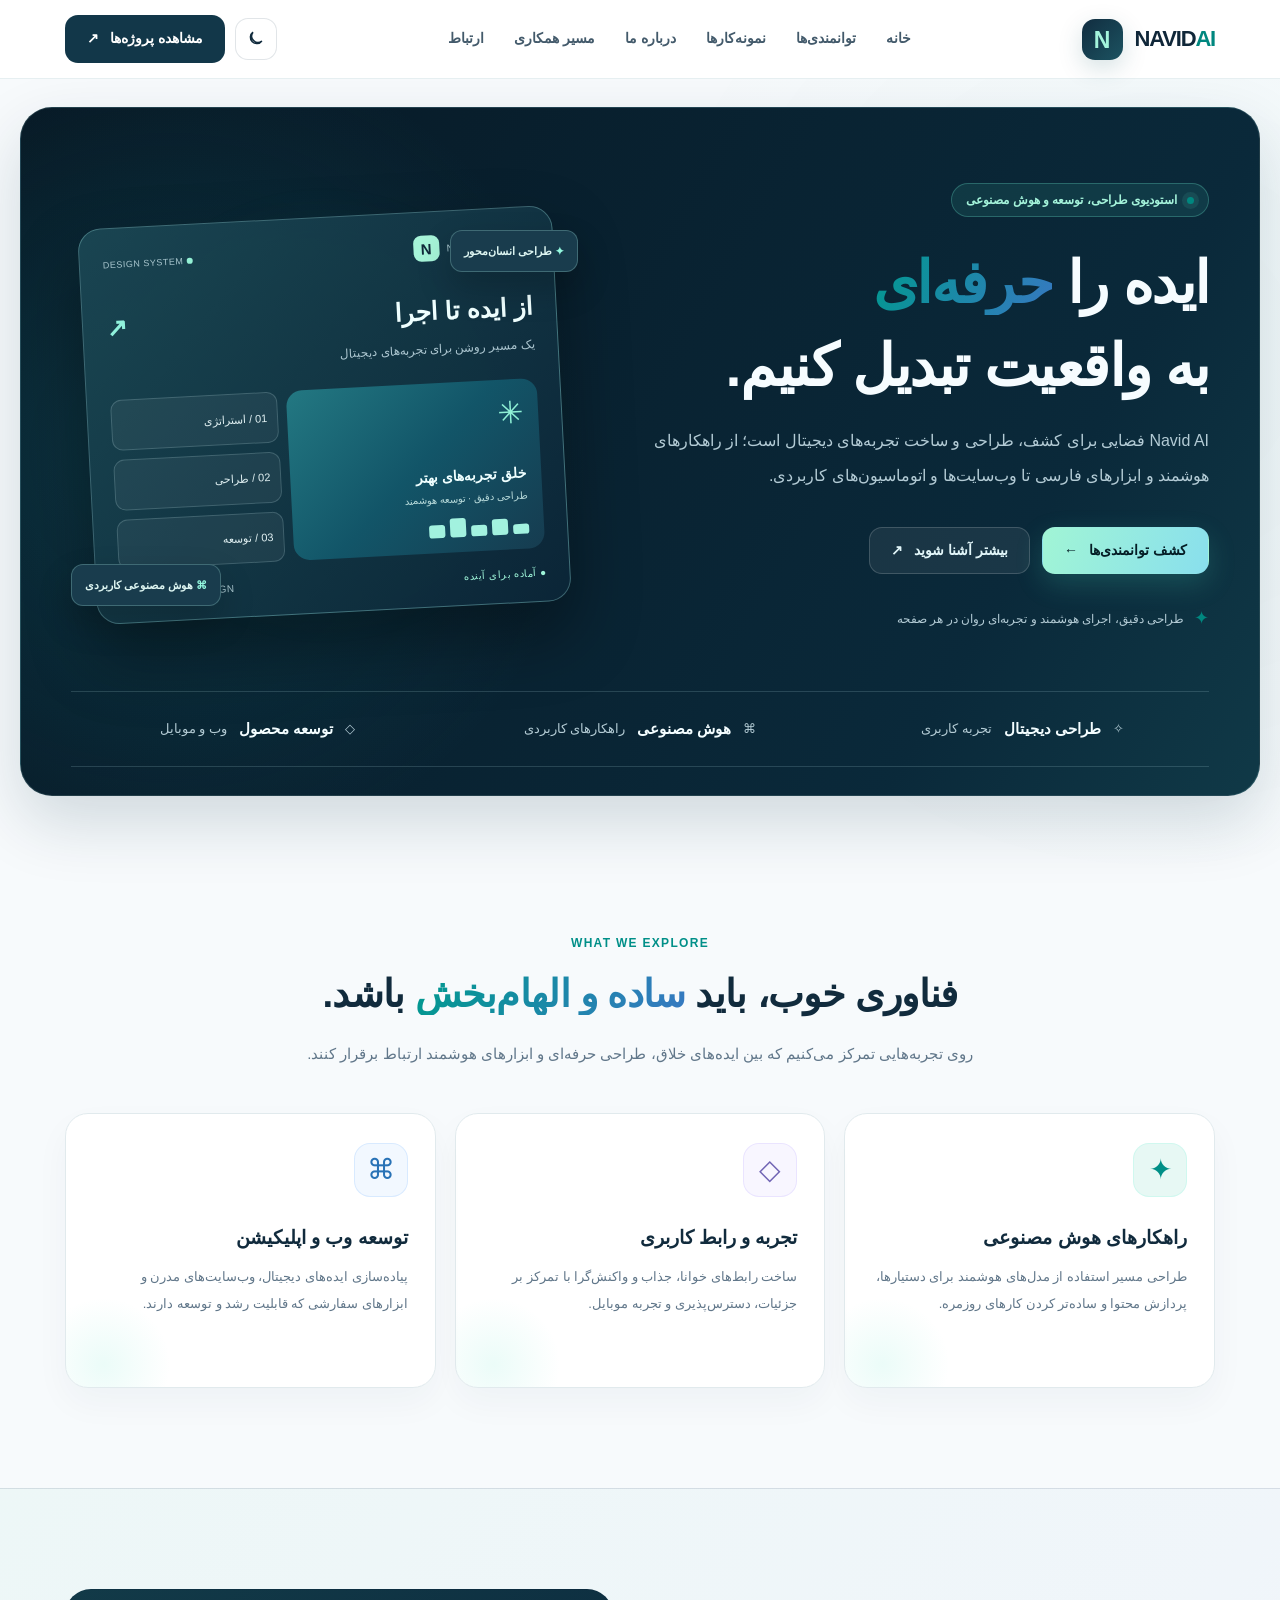
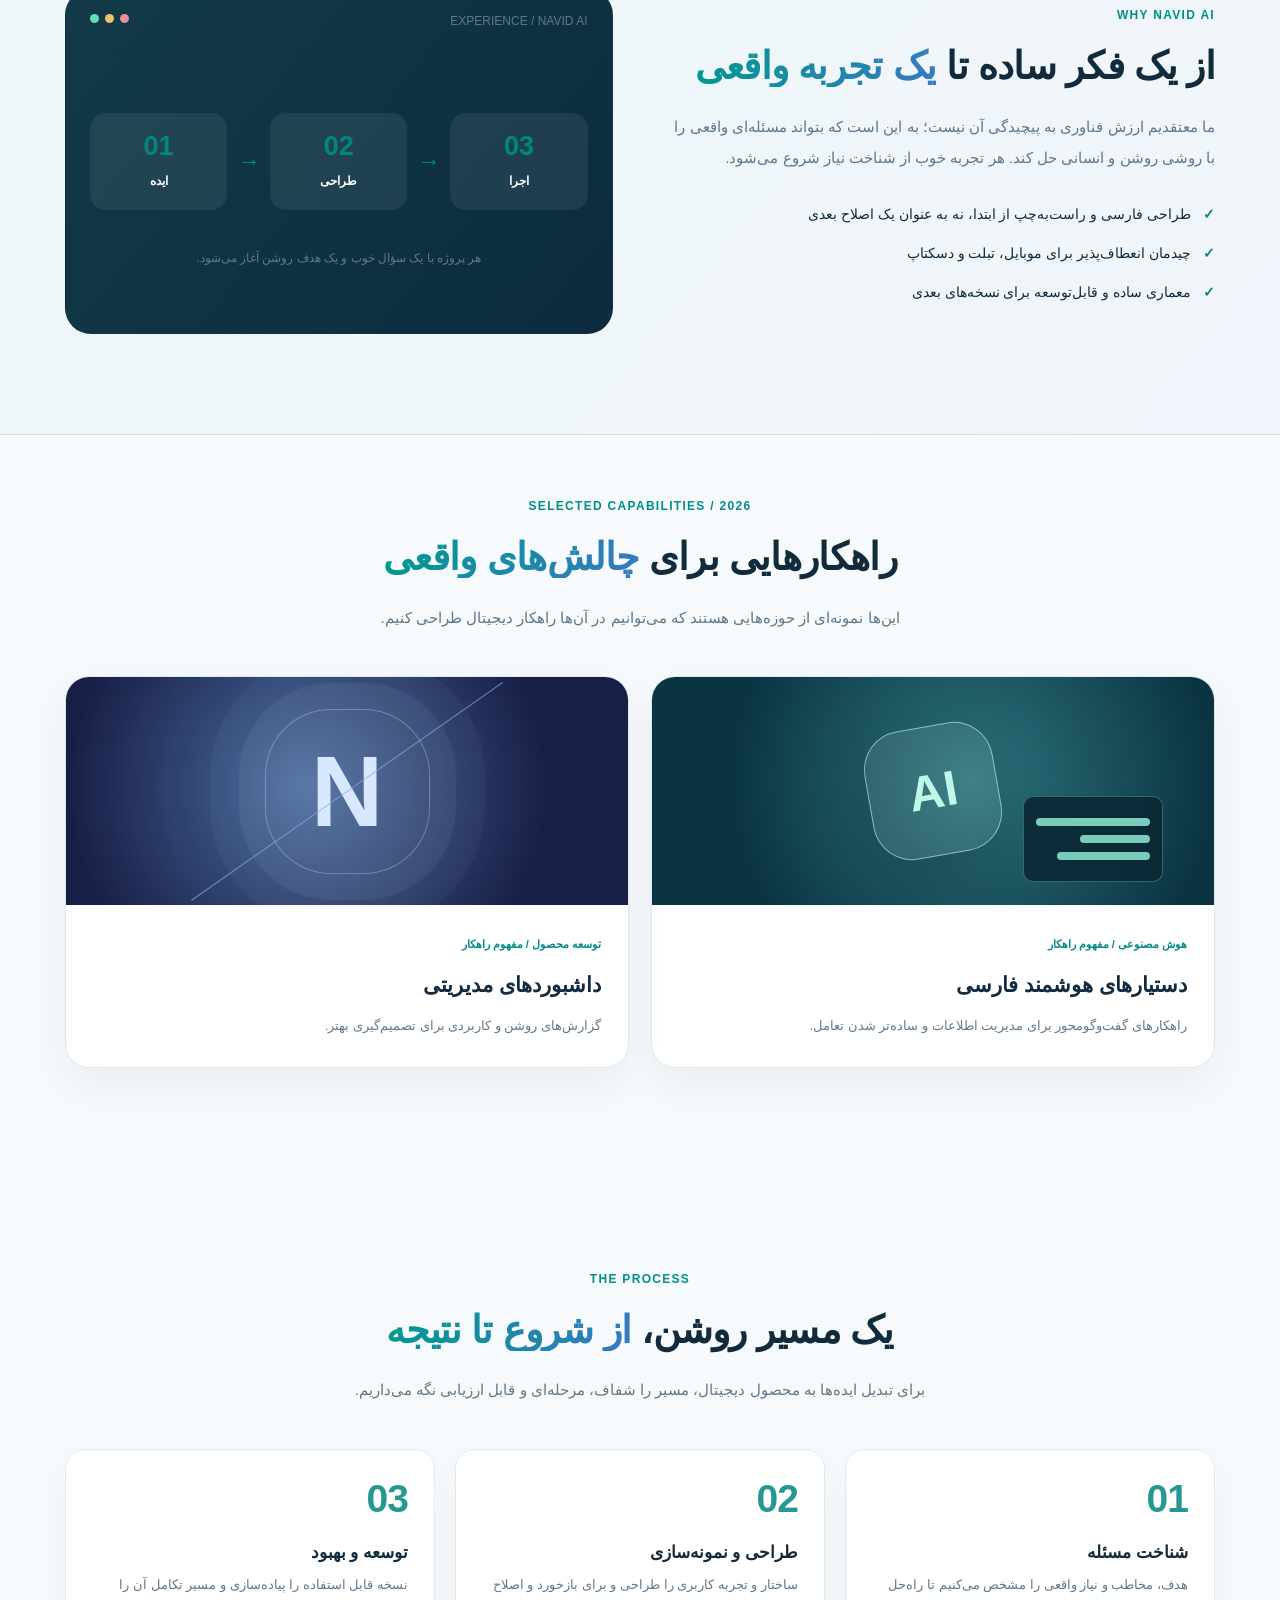
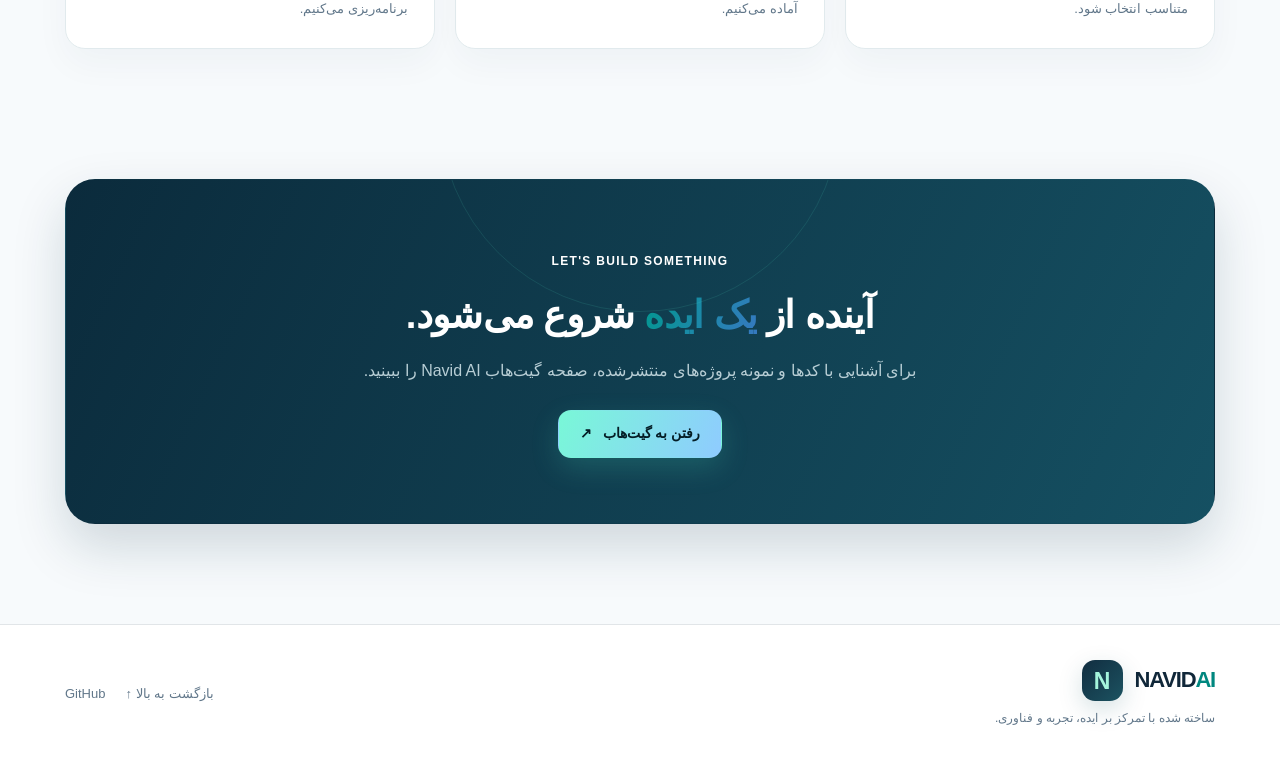
<file: navidai/index.html>
<!doctype html>
<html lang="fa" dir="rtl">
<head>
<meta charset="utf-8">
<meta name="viewport" content="width=device-width, initial-scale=1">
<meta name="description" content="Navid AI، استودیوی ایده‌های هوشمند و طراحی تجربه‌های دیجیتال؛ راهکارهای هوش مصنوعی، طراحی رابط کاربری و توسعه وب و اپلیکیشن.">
<meta name="theme-color" content="#f7fafc">
<meta property="og:type" content="website">
<meta property="og:title" content="Navid AI | ایده‌های هوشمند، تجربه‌های دیجیتال">
<meta property="og:description" content="استودیوی ایده‌های هوشمند و طراحی تجربه‌های دیجیتال.">
<title>Navid AI | ایده‌های هوشمند، تجربه‌های دیجیتال</title>
<link rel="icon" href="assets/favicon.svg" type="image/svg+xml">
<link rel="stylesheet" href="assets/style.css?v=2.0.0">
<script defer src="assets/app.js"></script>
</head>
<body class="light"><a class="skip-link" href="#content">رفتن به محتوا</a>
<header class="site-header">
  <div class="container nav-wrap">
    <a class="brand" href="./" aria-label="صفحه اصلی Navid AI">
      <span class="brand-mark" aria-hidden="true">N</span>
      <span class="brand-word">NAVID<span>AI</span></span>
    </a>
    <nav class="nav-links" data-menu aria-label="منوی اصلی">
      <a href="#home">خانه</a><a href="#features">توانمندی‌ها</a><a href="#work">نمونه‌کارها</a><a href="#about">درباره ما</a><a href="#process">مسیر همکاری</a><a href="#contact">ارتباط</a>
    </nav>
    <div class="nav-actions">
      <button class="icon-btn" type="button" data-theme-toggle aria-label="فعال‌سازی حالت روشن" aria-pressed="false" title="تغییر پوسته">
        <svg viewBox="0 0 24 24" aria-hidden="true"><path d="M20 15.2A8 8 0 0 1 8.8 4 8 8 0 1 0 20 15.2Z"/></svg>
      </button>
      <a class="btn btn-primary" href="https://github.com/promiseid" target="_blank" rel="noopener noreferrer">مشاهده پروژه‌ها <span aria-hidden="true">↗</span></a>
      <button type="button" class="icon-btn menu-toggle" data-menu-toggle aria-expanded="false" aria-label="باز کردن منو">
        <svg viewBox="0 0 24 24" aria-hidden="true"><path d="M4 7h16M4 12h16M4 17h16"/></svg>
      </button>
    </div>
  </div>
</header>
<main id="content">
<section id="home" class="hero">
 <div class="container">
  <div class="hero-grid">
   <div class="hero-content">
    <div class="eyebrow"><span class="pulse"></span> استودیوی طراحی، توسعه و هوش مصنوعی</div>
    <h1>ایده را <span class="gradient-text">حرفه‌ای</span><br>به واقعیت تبدیل کنیم.</h1>
    <p class="hero-copy">Navid AI فضایی برای کشف، طراحی و ساخت تجربه‌های دیجیتال است؛ از راهکارهای هوشمند و ابزارهای فارسی تا وب‌سایت‌ها و اتوماسیون‌های کاربردی.</p>
    <div class="hero-cta">
     <a href="#features" class="btn btn-primary">کشف توانمندی‌ها <span aria-hidden="true">←</span></a>
     <a href="#about" class="btn btn-ghost">بیشتر آشنا شوید <span aria-hidden="true">↗</span></a>
    </div>
    <p class="note"><span class="symbol" aria-hidden="true">✦</span> طراحی دقیق، اجرای هوشمند و تجربه‌ای روان در هر صفحه</p>
   </div>
   <div class="visual product-visual" role="img" aria-label="نمای مفهومی طراحی داشبورد">
 <div class="product-panel"><div class="product-top"><div class="mini-brand"><span class="mini-symbol">N</span><span>NAVID / STUDIO</span></div><span class="product-status"><i></i> DESIGN SYSTEM</span></div>
 <div class="product-title">از ایده تا اجرا <span>↗</span></div><div class="product-desc">یک مسیر روشن برای تجربه‌های دیجیتال</div>
 <div class="product-canvas"><div class="product-main-block"><div class="shimmer-mark">✳</div><strong>خلق تجربه‌های بهتر</strong><small>طراحی دقیق · توسعه هوشمند</small><div class="tiny-bars"><i></i><i></i><i></i><i></i><i></i></div></div><div class="product-side-block"><span>01 / استراتژی</span><span>02 / طراحی</span><span>03 / توسعه</span></div></div>
 <div class="product-bottom"><span>● آماده برای آینده</span><span>RESPONSIVE DESIGN</span></div></div>
 <div class="product-float product-float-a"><span>✦</span> طراحی انسان‌محور</div><div class="product-float product-float-b"><span>⌘</span> هوش مصنوعی کاربردی</div></div>
  </div>
  <div class="stats-strip" aria-label="حوزه‌های فعالیت">
    <div><span aria-hidden="true">✧</span><strong>طراحی دیجیتال</strong><span>تجربه کاربری</span></div>
    <div><span aria-hidden="true">⌘</span><strong>هوش مصنوعی</strong><span>راهکارهای کاربردی</span></div>
    <div><span aria-hidden="true">◇</span><strong>توسعه محصول</strong><span>وب و موبایل</span></div>
  </div>
 </div>
</section>
<section id="features" class="section">
 <div class="container">
  <div class="section-head reveal">
    <div class="section-kicker">WHAT WE EXPLORE</div>
    <h2>فناوری خوب، باید <span class="gradient-text">ساده و الهام‌بخش</span> باشد.</h2>
    <p>روی تجربه‌هایی تمرکز می‌کنیم که بین ایده‌های خلاق، طراحی حرفه‌ای و ابزارهای هوشمند ارتباط برقرار کنند.</p>
  </div>
  <div class="features">
    <article class="feature-card reveal"><div class="feature-icon" aria-hidden="true">✦</div><h3>راهکارهای هوش مصنوعی</h3><p>طراحی مسیر استفاده از مدل‌های هوشمند برای دستیارها، پردازش محتوا و ساده‌تر کردن کارهای روزمره.</p></article>
    <article class="feature-card reveal"><div class="feature-icon" aria-hidden="true">◇</div><h3>تجربه و رابط کاربری</h3><p>ساخت رابط‌های خوانا، جذاب و واکنش‌گرا با تمرکز بر جزئیات، دسترس‌پذیری و تجربه موبایل.</p></article>
    <article class="feature-card reveal"><div class="feature-icon" aria-hidden="true">⌘</div><h3>توسعه وب و اپلیکیشن</h3><p>پیاده‌سازی ایده‌های دیجیتال، وب‌سایت‌های مدرن و ابزارهای سفارشی که قابلیت رشد و توسعه دارند.</p></article>
  </div>
 </div>
</section>
<section id="about" class="section section-alt">
 <div class="container showcase">
  <div class="reveal">
   <div class="section-kicker">WHY NAVID AI</div>
   <h2 class="about-title">از یک فکر ساده تا <span class="gradient-text">یک تجربه واقعی</span></h2>
   <p class="about-copy">ما معتقدیم ارزش فناوری به پیچیدگی آن نیست؛ به این است که بتواند مسئله‌ای واقعی را با روشی روشن و انسانی حل کند. هر تجربه خوب از شناخت نیاز شروع می‌شود.</p>
   <ul class="check-list">
    <li>طراحی فارسی و راست‌به‌چپ از ابتدا، نه به عنوان یک اصلاح بعدی</li>
    <li>چیدمان انعطاف‌پذیر برای موبایل، تبلت و دسکتاپ</li>
    <li>معماری ساده و قابل‌توسعه برای نسخه‌های بعدی</li>
   </ul>
  </div>
  <div class="showcase-panel reveal" aria-label="مسیر ایده تا محصول">
   <div class="window-head"><span>EXPERIENCE / NAVID AI</span><div class="window-lights" aria-hidden="true"><span></span><span></span><span></span></div></div>
   <div class="flow-grid">
    <div class="flow-node"><b>01</b>ایده</div><span class="flow-arrow" aria-hidden="true">→</span>
    <div class="flow-node"><b>02</b>طراحی</div><span class="flow-arrow" aria-hidden="true">→</span>
    <div class="flow-node"><b>03</b>اجرا</div>
   </div>
   <p class="flow-label">هر پروژه با یک سؤال خوب و یک هدف روشن آغاز می‌شود.</p>
  </div>
 </div>
</section>
<section id="work" class="section work-section"><div class="container">
<div class="section-head reveal"><div class="section-kicker">SELECTED CAPABILITIES / 2026</div><h2>راهکارهایی برای <span class="gradient-text">چالش‌های واقعی</span></h2><p>این‌ها نمونه‌ای از حوزه‌هایی هستند که می‌توانیم در آن‌ها راهکار دیجیتال طراحی کنیم.</p></div>
<div class="work-grid"><article class="work-card work-card-a reveal"><div class="work-art" aria-hidden="true"><span class="work-art-badge">AI</span><div class="work-art-screen"><div></div><div></div><div></div></div></div><div class="work-content"><span class="work-tag">هوش مصنوعی / مفهوم راهکار</span><h3>دستیارهای هوشمند فارسی</h3><p>راهکارهای گفت‌وگومحور برای مدیریت اطلاعات و ساده‌تر شدن تعامل.</p></div></article>
<article class="work-card work-card-b reveal"><div class="work-art" aria-hidden="true"><div class="work-art-orb">N</div><span class="work-art-line"></span></div><div class="work-content"><span class="work-tag">توسعه محصول / مفهوم راهکار</span><h3>داشبوردهای مدیریتی</h3><p>گزارش‌های روشن و کاربردی برای تصمیم‌گیری بهتر.</p></div></article></div></div></section>
<section id="process" class="section">
 <div class="container">
  <div class="section-head reveal">
    <div class="section-kicker">THE PROCESS</div>
    <h2>یک مسیر روشن، <span class="gradient-text">از شروع تا نتیجه</span></h2>
    <p>برای تبدیل ایده‌ها به محصول دیجیتال، مسیر را شفاف، مرحله‌ای و قابل ارزیابی نگه می‌داریم.</p>
  </div>
  <div class="steps">
   <article class="step reveal"><div class="step-num">01</div><h3>شناخت مسئله</h3><p>هدف، مخاطب و نیاز واقعی را مشخص می‌کنیم تا راه‌حل متناسب انتخاب شود.</p></article>
   <article class="step reveal"><div class="step-num">02</div><h3>طراحی و نمونه‌سازی</h3><p>ساختار و تجربه کاربری را طراحی و برای بازخورد و اصلاح آماده می‌کنیم.</p></article>
   <article class="step reveal"><div class="step-num">03</div><h3>توسعه و بهبود</h3><p>نسخه قابل استفاده را پیاده‌سازی و مسیر تکامل آن را برنامه‌ریزی می‌کنیم.</p></article>
  </div>
 </div>
</section>
<section id="contact" class="section" style="padding-top:30px">
 <div class="container">
  <div class="cta-box reveal">
   <span class="section-kicker">LET'S BUILD SOMETHING</span>
   <h2 class="cta-title">آینده از <span class="gradient-text">یک ایده</span> شروع می‌شود.</h2>
   <p>برای آشنایی با کدها و نمونه پروژه‌های منتشرشده، صفحه گیت‌هاب Navid AI را ببینید.</p>
   <a href="https://github.com/promiseid" target="_blank" rel="noopener noreferrer" class="btn btn-primary">رفتن به گیت‌هاب <span aria-hidden="true">↗</span></a>
  </div>
 </div>
</section>
</main>
<footer class="footer"><div class="container footer-inner">
 <div><a class="brand" href="./" aria-label="Navid AI"><span class="brand-mark" aria-hidden="true">N</span><span class="brand-word">NAVID<span>AI</span></span></a>
 <p>ساخته شده با تمرکز بر ایده، تجربه و فناوری.</p></div>
 <nav class="footer-links" aria-label="پیوندهای پایین صفحه"><a href="#home">بازگشت به بالا ↑</a><a href="https://github.com/promiseid" target="_blank" rel="noopener noreferrer">GitHub</a></nav>
 </div></footer>
</body></html>
</file>
<file: navidai/assets/style.css>
:root{
  color-scheme:dark;
  --bg:#080c18;--bg2:#0c1424;--panel:rgba(255,255,255,.055);--panel-solid:#10192a;
  --line:rgba(180,218,238,.14);--ink:#f2f7ff;--muted:#b3c3d7;
  --aqua:#60f4ce;--blue:#70a7ff;--lav:#b3a4ff;--shadow:0 26px 75px rgba(0,0,0,.25);
  --width:1150px
}
*{box-sizing:border-box}
html{scroll-behavior:smooth;scroll-padding-top:95px}
body{margin:0;background:var(--bg);color:var(--ink);font-family:Tahoma,"Segoe UI",Arial,sans-serif;line-height:1.85;overflow-x:hidden}
body::before{content:"";position:fixed;inset:0;pointer-events:none;z-index:-1;background:radial-gradient(ellipse 42% 33% at 82% 6%,rgba(42,132,179,.14),transparent 78%),radial-gradient(ellipse 30% 25% at 0 55%,rgba(79,42,162,.1),transparent 75%)}
body.light{color-scheme:light;--bg:#f1f6fb;--bg2:#e8f0f9;--panel:rgba(255,255,255,.72);--panel-solid:#fff;--line:rgba(11,52,80,.13);--ink:#142438;--muted:#435a70;--aqua:#007e74;--blue:#225bc0;--lav:#6155bb;--shadow:0 22px 55px rgba(18,60,104,.09)}
body.light::before{background:radial-gradient(ellipse 42% 33% at 82% 6%,rgba(108,214,215,.19),transparent 78%)}
a{color:inherit;text-decoration:none}a:focus-visible,button:focus-visible{outline:3px solid var(--aqua);outline-offset:5px}
button{font:inherit;cursor:pointer}
button,a{-webkit-tap-highlight-color:transparent}
::selection{background:var(--aqua);color:#06131c}
.container{width:min(var(--width),calc(100% - 44px));margin-inline:auto}
.skip-link{position:absolute;top:-90px;right:20px;background:#fff;color:#051b26;z-index:30;padding:8px 20px;border-radius:9px}
.skip-link:focus{top:8px}
.site-header{position:sticky;top:0;z-index:50;background:rgba(9,16,29,.78);border-bottom:1px solid var(--line);backdrop-filter:blur(18px);-webkit-backdrop-filter:blur(18px)}
.light .site-header{background:rgba(242,248,252,.86)}
.nav-wrap{height:78px;display:flex;align-items:center;gap:22px}
.brand{display:inline-flex;align-items:center;gap:12px;direction:ltr;white-space:nowrap}
.brand-mark{width:41px;height:41px;border-radius:14px;display:grid;place-items:center;background:linear-gradient(135deg,var(--aqua),#5d87ff);color:#07121b;font-family:Arial,sans-serif;font-size:23px;font-weight:900;box-shadow:0 5px 23px rgba(67,211,205,.24)}
.brand-word{font-size:22px;font-weight:900;letter-spacing:-1.2px;font-family:"Segoe UI",Arial,sans-serif}
.brand-word span{color:var(--aqua)}
.nav-links{margin-inline:auto;display:flex;align-items:center;gap:30px}
.nav-links a{font-size:14px;color:var(--muted);font-weight:600;transition:color .2s}
.nav-links a:hover,.nav-links a:focus-visible{color:var(--aqua)}
.nav-actions{display:flex;align-items:center;gap:10px}
.icon-btn{display:grid;place-items:center;height:42px;width:42px;border:1px solid var(--line);border-radius:13px;background:var(--panel);color:var(--ink)}
.icon-btn svg{width:19px;height:19px;stroke:currentColor;fill:none;stroke-width:2}
.menu-toggle{display:none}
.btn{display:inline-flex;align-items:center;justify-content:center;gap:11px;min-height:46px;padding:10px 21px;border-radius:13px;border:1px solid transparent;font-weight:700;font-size:14px;transition:transform .2s,background .2s,border .2s}
.btn:hover{transform:translateY(-2px)}
.btn-primary{color:#041d25;background:linear-gradient(115deg,#79f8d7,#8fcbff);box-shadow:0 10px 28px rgba(75,222,192,.19)}
.btn-ghost{color:var(--ink);background:var(--panel);border-color:var(--line)}
.hero{padding:104px 0 78px;position:relative}
.hero-grid{display:grid;grid-template-columns:1fr 1fr;gap:60px;align-items:center}
.eyebrow{display:inline-flex;align-items:center;gap:10px;border:1px solid rgba(87,236,204,.2);color:var(--aqua);background:rgba(84,238,201,.075);padding:5px 14px;border-radius:100px;font-size:12px;font-weight:700}
.pulse{width:7px;height:7px;background:var(--aqua);border-radius:50%;box-shadow:0 0 0 5px rgba(96,244,206,.09)}
.hero h1{font-size:clamp(36px,4.65vw,64px);line-height:1.45;letter-spacing:-1.5px;margin:25px 0 16px;font-weight:900}
.gradient-text{background:linear-gradient(105deg,var(--aqua) 4%,#80b9ff 60%,var(--lav));color:transparent;background-clip:text;-webkit-background-clip:text}
.hero-copy{color:var(--muted);font-size:16px;line-height:2.2;max-width:565px}
.hero-cta{display:flex;gap:12px;flex-wrap:wrap;margin-top:33px}
.note{display:flex;align-items:center;gap:10px;font-size:12px;color:var(--muted);margin-top:28px}
.note .symbol{color:var(--aqua);font-size:18px}
.visual{position:relative;isolation:isolate;min-height:455px;display:grid;place-items:center}
.visual::before{content:"";position:absolute;inset:8% 2%;background:radial-gradient(circle,rgba(57,188,206,.18) 4%,rgba(75,87,221,.08) 35%,transparent 68%);filter:blur(13px);z-index:-1}
.orbit{width:min(78%,385px);height:auto;aspect-ratio:1;max-width:98%;border-radius:50%;border:1px solid rgba(143,214,236,.14);position:absolute;transform:rotate(-18deg)}
.orbit.two{width:min(68%,315px);height:auto;aspect-ratio:1;border-style:dashed;border-color:rgba(143,214,236,.15);animation:none}
.orbit.three{width:230px;height:230px;border:1px solid rgba(110,225,214,.26)}
.orbit::before{content:"";position:absolute;top:50px;right:42px;width:9px;height:9px;background:var(--aqua);border-radius:50%;box-shadow:0 0 25px var(--aqua)}
.visual-core{position:relative;width:192px;height:192px;border-radius:39px;display:grid;place-items:center;background:linear-gradient(145deg,rgba(48,204,199,.2),rgba(90,101,242,.15));border:1px solid rgba(135,229,222,.34);box-shadow:inset 0 0 45px rgba(90,227,214,.08),0 25px 70px rgba(0,0,0,.26);transform:rotate(-8deg)}
.visual-core::before{content:"";position:absolute;inset:11px;border-radius:30px;border:1px solid rgba(172,235,243,.16)}
.visual-core span{font-size:72px;font-weight:900;color:var(--aqua);font-family:Arial;line-height:1;transform:rotate(8deg);text-shadow:0 0 42px rgba(96,244,206,.45)}
.float-card{position:absolute;display:flex;align-items:center;gap:10px;background:rgba(20,35,57,.88);border:1px solid rgba(168,221,239,.2);padding:10px 15px;border-radius:14px;box-shadow:var(--shadow);backdrop-filter:blur(12px);font-size:12px;font-weight:700;white-space:nowrap;animation:none}
.float-card .dot{width:10px;height:10px;border-radius:4px;background:var(--aqua)}
.float-card.one{top:12%;right:2%}.float-card.two{left:0;top:36%;animation-delay:-1.3s}.float-card.three{right:7%;bottom:11%;animation-delay:-2.8s}
.float-card.two .dot{background:#90a3ff}.float-card.three .dot{background:#ffca86}
.light .float-card{background:rgba(255,255,255,.9)}
@keyframes spin{to{transform:rotate(342deg)}}@keyframes float{50%{transform:translateY(-10px)}}
.stats-strip{display:grid;grid-template-columns:repeat(3,1fr);gap:10px;border-top:1px solid var(--line);border-bottom:1px solid var(--line);padding:23px 0;margin-top:45px}
.stats-strip div{display:flex;justify-content:center;align-items:center;gap:12px;color:var(--muted);font-size:13px}
.stats-strip strong{color:var(--ink);font-size:15px}
.section{padding:100px 0}.section-alt{background:linear-gradient(180deg,rgba(64,139,193,.045),rgba(97,67,166,.03));border-top:1px solid var(--line);border-bottom:1px solid var(--line)}
.section-head{max-width:700px;margin:0 auto 43px;text-align:center}
.section-kicker{color:var(--aqua);font-size:12px;font-weight:800;letter-spacing:1px}
.section-head h2,.about-title,.cta-title{font-size:clamp(27px,3vw,42px);line-height:1.55;letter-spacing:-.7px;margin:10px 0 12px}
.section-head p,.about-copy{color:var(--muted);font-size:15px;line-height:2.1}
.features{display:grid;grid-template-columns:repeat(3,1fr);gap:19px}
.feature-card{padding:29px 27px;min-height:275px;background:var(--panel);border:1px solid var(--line);border-radius:23px;position:relative;overflow:hidden;transition:transform .25s,border-color .25s}
.feature-card:hover{transform:translateY(-6px);border-color:rgba(96,244,206,.44)}
.feature-card::after{content:"";width:135px;height:135px;background:radial-gradient(circle,rgba(61,224,189,.1),transparent 70%);position:absolute;left:-30px;bottom:-45px}
.feature-icon{display:grid;place-items:center;width:54px;height:54px;border:1px solid rgba(109,244,215,.19);border-radius:16px;background:rgba(96,244,206,.08);font-size:28px;color:var(--aqua)}
.feature-card:nth-child(2) .feature-icon{color:var(--lav);background:rgba(174,157,255,.09);border-color:rgba(174,157,255,.2)}
.feature-card:nth-child(3) .feature-icon{color:var(--blue);background:rgba(113,174,255,.09);border-color:rgba(113,174,255,.2)}
.feature-card h3{font-size:19px;margin:23px 0 8px}
.feature-card p{font-size:13px;color:var(--muted);line-height:2.1;margin:0}
.showcase{display:grid;grid-template-columns:1fr 1fr;gap:55px;align-items:center}
.showcase-panel{min-height:345px;padding:24px;border:1px solid var(--line);border-radius:26px;background:linear-gradient(125deg,rgba(19,58,73,.35),rgba(46,37,95,.27));position:relative}
.window-head{display:flex;justify-content:space-between;gap:10px;padding-bottom:20px;border-bottom:1px solid var(--line);color:var(--muted);font:12px "Segoe UI",Arial,sans-serif}
.window-lights{display:flex;gap:6px}.window-lights span{width:9px;height:9px;border-radius:50%;background:#eb8d9b}.window-lights span:nth-child(2){background:#efc26e}.window-lights span:nth-child(3){background:#5fe1b0}
.flow-grid{display:grid;grid-template-columns:1fr auto 1fr auto 1fr;gap:10px;align-items:center;margin-top:64px;direction:ltr}
.flow-node{padding:16px 6px;text-align:center;min-width:0;border:1px solid var(--line);border-radius:15px;background:var(--panel);font-size:12px;font-weight:700}
.flow-node b{display:block;font-size:27px;line-height:1.2;color:var(--aqua);font-family:Arial;margin-bottom:8px}
.flow-arrow{font-size:23px;color:var(--aqua)}
.flow-label{text-align:center;color:var(--muted);margin-top:37px;font-size:12px}
.check-list{list-style:none;padding:0;margin:28px 0 0}
.check-list li{display:flex;gap:12px;align-items:flex-start;margin:13px 0;font-size:14px}
.check-list li::before{content:"✓";color:var(--aqua);font-weight:900;flex:none}
.steps{display:grid;grid-template-columns:repeat(3,1fr);gap:20px;counter-reset:step}
.step{border:1px solid var(--line);padding:27px 26px;border-radius:20px;background:var(--panel)}
.step-num{font:700 39px Arial,sans-serif;color:var(--aqua);letter-spacing:-1px;opacity:.85}
.step h3{font-size:17px;margin:16px 0 5px}
.step p{font-size:13px;color:var(--muted);margin:0}
.cta-box{padding:65px 35px;position:relative;overflow:hidden;text-align:center;background:linear-gradient(120deg,rgba(53,155,171,.18),rgba(72,54,149,.22));border:1px solid rgba(103,215,211,.23);border-radius:30px}
.cta-box::before{content:"";width:400px;height:400px;border:1px solid rgba(96,244,206,.11);border-radius:50%;position:absolute;top:-270px;left:50%;transform:translateX(-50%)}
.cta-box p{color:var(--muted);margin:0 auto 24px;max-width:610px}
.cta-box .btn{position:relative}
.footer{border-top:1px solid var(--line);padding:35px 0}
.footer-inner{display:flex;justify-content:space-between;align-items:center;gap:22px}
.footer p{font-size:12px;color:var(--muted);margin:6px 0 0}
.footer-links{display:flex;gap:20px;font-size:13px;color:var(--muted)}
.footer-links a:hover{color:var(--aqua)}
.posts-grid{display:grid;grid-template-columns:repeat(3,1fr);gap:18px}
.post-card{background:var(--panel);border:1px solid var(--line);border-radius:19px;padding:24px}
.post-card h2{font-size:18px;margin:6px 0 10px}
.post-card p{font-size:13px;color:var(--muted)}
.post-card a{color:var(--aqua)}
.inner-page{padding:85px 0 105px;min-height:65vh}
.inner-page .content{max-width:820px;margin:auto}
.inner-page h1{font-size:clamp(31px,4vw,44px)}
.entry-content{line-height:2.2;color:var(--muted)}
.entry-content a{color:var(--aqua);text-decoration:underline}
.entry-content img{max-width:100%;height:auto;border-radius:14px}
.wp-block-image img{height:auto}
.not-found{text-align:center}
.reveal{opacity:1;transform:none;transition:none}
.reveal.in-view{opacity:1;transform:none}
@media (max-width:950px){
 .hero-grid{gap:22px}.hero{padding-top:75px}.features{gap:12px}.feature-card{padding:23px 20px}
 .showcase{gap:30px}.nav-links{gap:17px}.nav-links a{font-size:12px}.visual{min-height:385px}
 .orbit{width:min(75%,300px);height:auto}.orbit.two{width:min(68%,255px);height:auto}.orbit.three{width:210px;height:210px}
}
@media (max-width:700px){
 .container{width:min(var(--width),calc(100% - 32px))}
 .nav-wrap{height:67px;gap:10px}.brand-word{font-size:19px}.brand-mark{width:37px;height:37px;border-radius:12px}
 .nav-links{display:none;position:absolute;top:68px;left:16px;right:16px;margin:0;padding:15px;flex-direction:column;align-items:stretch;gap:0;background:var(--panel-solid);border:1px solid var(--line);border-radius:17px;box-shadow:var(--shadow)}
 .nav-links.open{display:flex}.nav-links a{padding:10px 13px;font-size:14px}
 .nav-actions{margin-right:auto}.nav-actions>.btn{display:none}.menu-toggle{display:grid}
 .hero{padding:60px 0 30px}.hero-grid{grid-template-columns:1fr;gap:8px}.hero h1{font-size:clamp(32px,9vw,44px);letter-spacing:-.7px;margin-top:18px}
 .hero-copy{font-size:14px}.hero-cta{margin-top:24px}
 .visual{min-height:360px}.visual-core{width:145px;height:145px;border-radius:30px}.visual-core span{font-size:54px}
 .orbit{width:min(72vw,280px);height:min(72vw,280px)}.orbit.two{width:min(61vw,235px);height:min(61vw,235px)}.orbit.three{width:min(48vw,185px);height:min(48vw,185px)}
 .float-card{font-size:10px;padding:8px 10px}.float-card.two{left:1%}
 .stats-strip{margin-top:12px;padding:15px 0;gap:6px}.stats-strip div{flex-direction:column;gap:0;text-align:center;font-size:11px}.stats-strip strong{font-size:13px}
 .section{padding:70px 0}.section-head{margin-bottom:28px}
 .features,.steps,.posts-grid{grid-template-columns:1fr}.feature-card{min-height:auto}.feature-card h3{margin-top:13px}.feature-card p{font-size:13px}
 .showcase{grid-template-columns:1fr}.showcase-panel{order:2;min-height:290px}.flow-grid{margin-top:43px}
 .cta-box{padding:48px 19px;border-radius:22px}.footer-inner{flex-direction:column;align-items:flex-start}
}
@media (max-width:360px){.visual{min-height:330px}.orbit{width:min(72vw,250px);height:min(72vw,250px)}.orbit.two{width:min(59vw,200px);height:min(59vw,200px)}.orbit.three{width:min(45vw,160px);height:min(45vw,160px)}.float-card.one{right:0}.float-card.three{right:0}.brand-word{font-size:17px}.hero-cta>.btn{width:100%}}
@media (prefers-reduced-motion:reduce){html{scroll-behavior:auto}*,*::before,*::after{animation-duration:.01ms!important;transition-duration:.01ms!important}.reveal{opacity:1;transform:none}}


/* NAVIDAI Premium v2 — static product showcase, no orbit animations */
body.light{--bg:#f7fafc;--bg2:#f1f6f8;--panel:#fff;--panel-solid:#fff;--line:rgba(12,47,64,.12);--ink:#112b3d;--muted:#61778a;--aqua:#00877f;--blue:#2872b6;--lav:#7064b4;--shadow:0 22px 55px rgba(17,52,71,.08);background:#f7fafc}
body.light::before{background:radial-gradient(circle at 90% 40%,rgba(22,181,166,.035),transparent 42%)}
body.light .site-header{background:rgba(255,255,255,.94);border-bottom-color:#e6eff1}
body.light .brand-mark{background:linear-gradient(135deg,#112d40,#1c5361);color:#a4f4dc;border-radius:13px;box-shadow:0 8px 25px rgba(7,80,89,.17)}
body.light .brand-word{color:#102739}
body.light .nav-links a{color:#435a6b}
body.light .nav-actions>.btn{color:white;background:#123749;box-shadow:none}
.hero{padding:28px 0 36px}
.hero>.container{width:min(1310px,calc(100% - 40px));border-radius:32px;padding:75px max(35px,calc((100% - 1180px)/2)) 28px;background:radial-gradient(ellipse 45% 80% at 12% 50%,rgba(25,125,138,.25),transparent 75%),linear-gradient(120deg,#071824,#0a293a 77%,#103947);box-shadow:0 26px 65px rgba(8,44,62,.16);position:relative;overflow:hidden;border:1px solid rgba(167,230,227,.16)}
.hero>.container:after{content:"";inset:0;position:absolute;pointer-events:none;background-image:radial-gradient(#94e7df .6px,transparent .6px);background-size:30px 30px;opacity:.12}
.hero-grid,.hero .stats-strip{position:relative;z-index:1}
.hero-grid{grid-template-columns:1.08fr .92fr;gap:35px}
.hero h1{font-size:clamp(37px,4.5vw,67px);line-height:1.43;color:#f6fcff;letter-spacing:-1.4px}
.hero .gradient-text,.cta-box .gradient-text{background:linear-gradient(110deg,#9ef5d8,#75e4e1,#9bc7ff);color:transparent;background-clip:text;-webkit-background-clip:text}
.hero .eyebrow{color:#a4f3da;background:rgba(77,219,195,.1);border-color:rgba(116,246,219,.25)}
.hero .hero-copy,.hero .note{color:#b3cbd5}
.hero .btn-ghost{background:rgba(255,255,255,.065);color:#e2f6f9;border-color:rgba(255,255,255,.17)}
.hero .btn-primary{background:linear-gradient(110deg,#a1f5d5,#89dfed)}
.hero .stats-strip{border-color:rgba(190,231,235,.17);margin-top:43px}
.hero .stats-strip div{color:#b3cbd4}.hero .stats-strip strong{color:#f3fdff}
.product-visual{display:flex;align-items:center;justify-content:center;min-height:465px;position:relative;padding:12px}
.product-visual:before{inset:0;background:radial-gradient(circle,rgba(93,232,200,.14),transparent 65%)}
.product-panel{width:min(100%,475px);padding:23px;border-radius:23px;color:#efffff;background:linear-gradient(132deg,rgba(26,70,82,.98),rgba(11,38,55,.98));border:1px solid rgba(154,221,221,.33);box-shadow:0 33px 66px rgba(0,0,0,.36);transform:rotate(-3deg)}
.product-top,.product-bottom{display:flex;align-items:center;justify-content:space-between;gap:12px;color:#a9c6ce;font:10px Arial,sans-serif;letter-spacing:.5px}
.mini-brand{display:flex;align-items:center;gap:7px;direction:ltr}.mini-symbol{display:grid;place-items:center;width:26px;height:26px;border-radius:8px;background:#a6f4d8;color:#10293a;font:900 15px Arial}
.product-status{font-size:9px}.product-status i{display:inline-block;width:6px;height:6px;margin-right:5px;border-radius:50%;background:#93f0d4}
.product-title{display:flex;align-items:center;justify-content:space-between;margin-top:27px;font-size:25px;font-weight:900}
.product-title span{color:#8ff1db;font-family:Arial}.product-desc{color:#acc6d0;font-size:12px;margin-top:4px}
.product-canvas{display:grid;grid-template-columns:1.5fr 1fr;gap:9px;margin-top:23px}
.product-main-block{height:170px;border-radius:16px;background:linear-gradient(135deg,#237882,#125568,#163c50);display:flex;flex-direction:column;align-items:flex-start;padding:15px;overflow:hidden}
.shimmer-mark{font-size:31px;color:#8ff1d5;line-height:1.2;margin-bottom:auto}.product-main-block strong{font-size:14px}.product-main-block small{font-size:10px;color:#b8dbdb}
.tiny-bars{display:flex;align-items:flex-end;height:20px;gap:5px;margin-top:9px}.tiny-bars i{width:16px;height:10px;border-radius:3px;background:#a2f2df}.tiny-bars i:nth-child(2){height:16px}.tiny-bars i:nth-child(3){height:11px}.tiny-bars i:nth-child(4){height:19px}.tiny-bars i:nth-child(5){height:13px}
.product-side-block{display:grid;gap:9px}.product-side-block span{display:flex;align-items:center;border:1px solid rgba(195,230,232,.2);padding:0 10px;border-radius:11px;background:rgba(255,255,255,.055);font-size:11px;color:#e0f0f2}
.product-bottom{margin-top:19px;font-family:Arial,sans-serif;font-size:10px}.product-bottom span:first-child{color:#9ef4d8}
.product-float{position:absolute;z-index:2;padding:10px 13px;border-radius:12px;border:1px solid rgba(174,241,232,.25);background:#193c4d;color:#def6f2;font-size:11px;font-weight:800;box-shadow:0 16px 35px rgba(0,0,0,.2);white-space:nowrap}
.product-float span{color:#94f9df}.product-float-a{top:10%;right:0}.product-float-b{bottom:9%;left:0}
.orbit,.orbit.two,.float-card,.visual-core{animation:none!important}
body.light .section-kicker{color:#008f88;letter-spacing:1.3px}
body.light .gradient-text{background:linear-gradient(115deg,#00998e,#3679c1);color:transparent;background-clip:text;-webkit-background-clip:text}
body.light .feature-card,body.light .step{background:#fff;border-color:#e1eaed;box-shadow:0 15px 35px rgba(8,48,71,.04)}
body.light .feature-card:hover{border-color:#70d5c5}
body.light .feature-icon{background:#e7f8f4;color:#008f87}
body.light .section-alt{background:linear-gradient(130deg,#edf7f7,#f1f5fb)}
body.light .showcase-panel{background:linear-gradient(130deg,#123a48,#0c2b3e);color:#fff}
body.light .showcase-panel .flow-node{color:#fff;background:rgba(255,255,255,.075)}
.work-section{padding-top:60px}.work-grid{display:grid;grid-template-columns:repeat(2,1fr);gap:22px}
.work-card{background:#fff;border:1px solid #dfe9ed;border-radius:24px;overflow:hidden;box-shadow:0 16px 40px rgba(10,44,64,.06)}
.work-art{height:228px;display:flex;align-items:center;justify-content:center;position:relative;overflow:hidden}
.work-card-a .work-art{background:radial-gradient(circle at 57% 45%,#2b757c,#0b3443 70%)}
.work-card-b .work-art{background:radial-gradient(circle at 43% 48%,#4c6da0,#181f47 70%)}
.work-art-badge{height:130px;width:130px;display:grid;place-items:center;border:1px solid rgba(195,248,236,.6);border-radius:39px;transform:rotate(-10deg);background:rgba(255,255,255,.09);font:900 49px Arial;color:#c0f8e7;box-shadow:0 20px 50px rgba(0,0,0,.15)}
.work-art-screen{position:absolute;right:9%;bottom:10%;width:140px;padding:12px;background:rgba(10,41,51,.9);border:1px solid rgba(157,241,217,.3);border-radius:10px}
.work-art-screen div{height:8px;margin:9px 0;background:#79cdbb;border-radius:8px}.work-art-screen div:nth-child(2){width:62%}.work-art-screen div:nth-child(3){width:82%}
.work-art-orb{display:grid;place-items:center;width:165px;height:165px;border-radius:40%;background:rgba(255,255,255,.08);border:1px solid rgba(199,217,255,.35);font:900 100px Arial;color:#d8e8ff;box-shadow:0 0 0 26px rgba(220,234,255,.055),0 0 0 55px rgba(220,234,255,.03)}
.work-art-line{position:absolute;width:380px;height:1px;background:#82aee6;transform:rotate(-35deg);opacity:.7}
.work-content{padding:23px 27px 28px}.work-tag{color:#008d85;font-size:11px;font-weight:800}
.work-content h3{color:#132b40;font-size:21px;margin:8px 0}
.work-content p{color:#647a8c;font-size:13px;line-height:2;margin:0}
body.light .cta-box{background:linear-gradient(115deg,#0b2b3c,#155062);border-color:transparent;box-shadow:0 23px 52px rgba(10,48,63,.17)}
body.light .cta-box .section-kicker,body.light .cta-box h2{color:#fff}
body.light .cta-box p{color:#b8ced5}
body.light .footer{background:#fff}
@media(max-width:950px){.hero>.container{padding:60px 32px 23px}.hero-grid{gap:15px}.product-panel{transform:none}}
@media(max-width:700px){.hero{padding:14px 0}.hero>.container{width:calc(100% - 24px);padding:40px 19px 16px;border-radius:24px}.hero-grid{gap:15px}.hero h1{font-size:clamp(32px,9vw,44px)}.product-visual{min-height:360px;padding:8px 0}.product-panel{padding:15px}.product-title{font-size:20px;margin-top:23px}.product-canvas{margin-top:18px}.product-main-block{height:136px;padding:10px}.product-main-block strong{font-size:12px}.product-side-block span{font-size:9px;padding:0 7px}.product-float{font-size:9px;padding:7px 9px}.product-float-a{top:1%}.product-float-b{bottom:1%}.hero .stats-strip{margin-top:24px}.work-grid{grid-template-columns:1fr}.work-art{height:200px}.work-section{padding-top:42px}}
@media(max-width:360px){.product-panel{padding:11px}.product-side-block span{font-size:8px}.product-main-block small{font-size:9px}}
@media(prefers-reduced-motion:reduce){.product-panel,.product-float{animation:none!important}}
</file>
